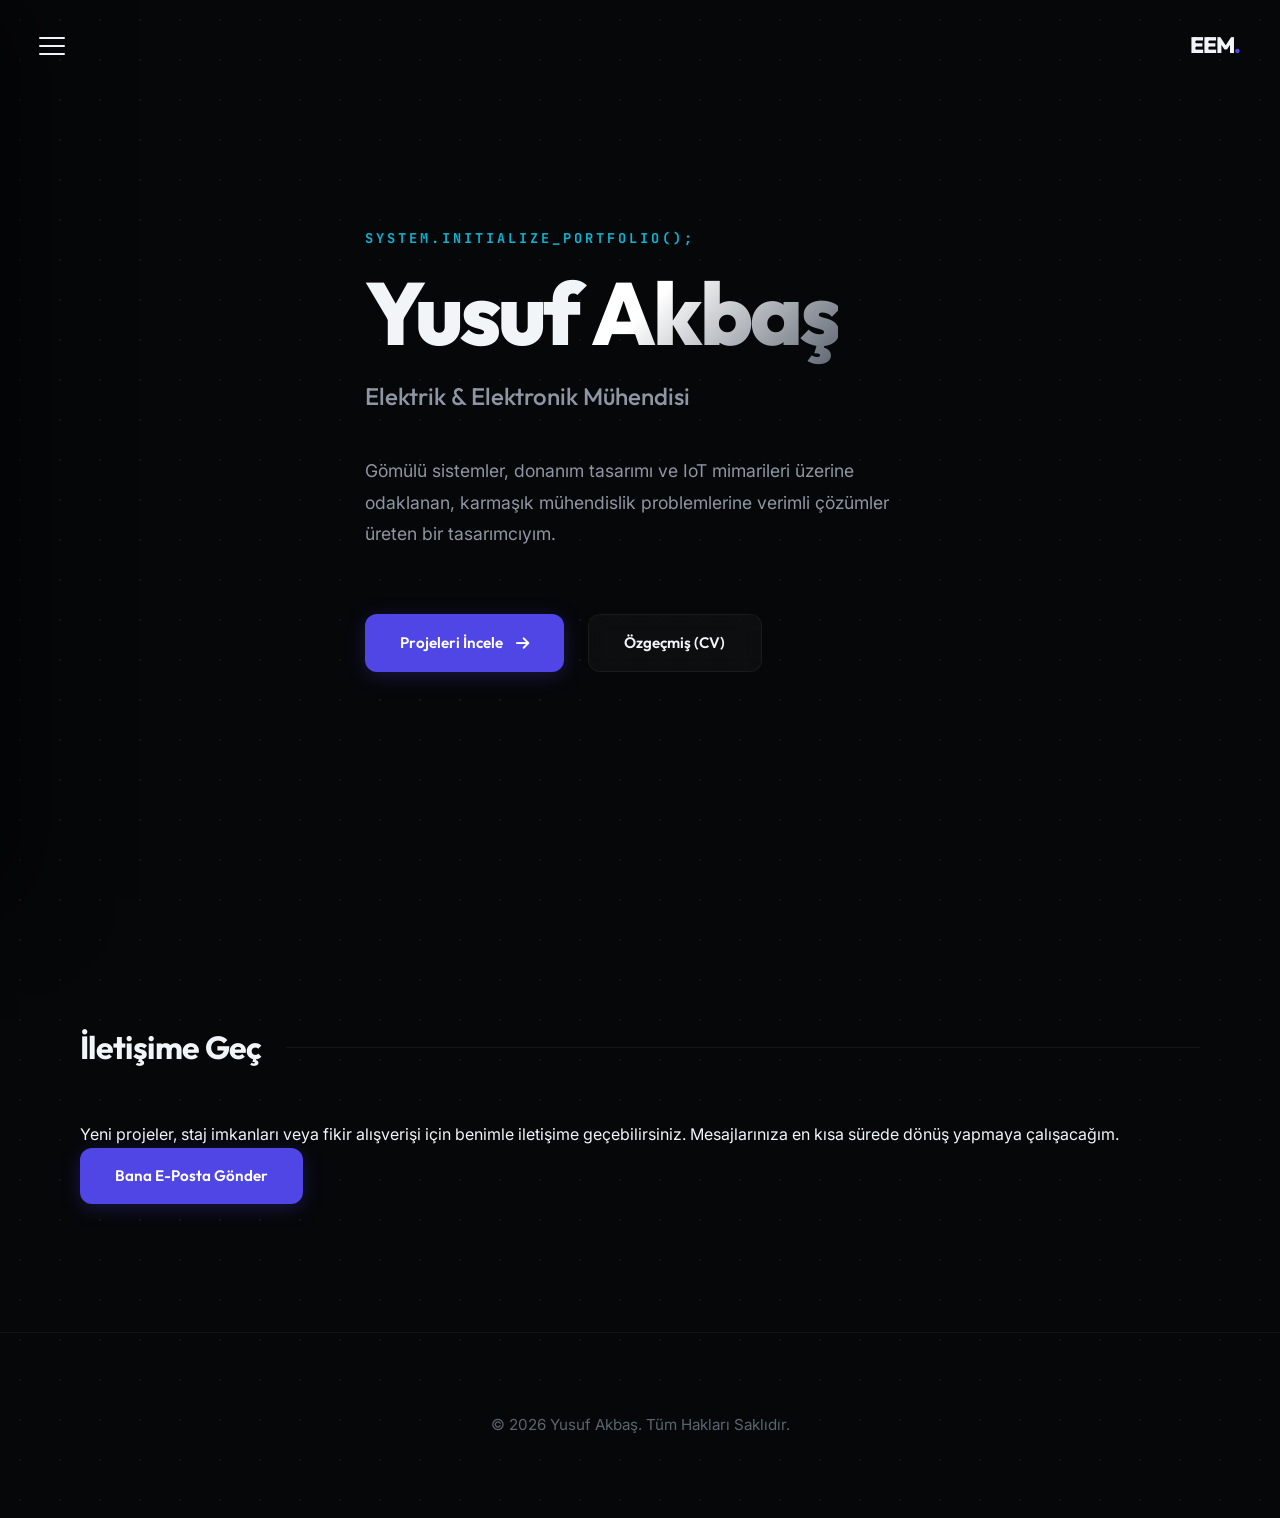
<file: index.html>
<!DOCTYPE html>
<html lang="tr">
<head>
    <meta charset="UTF-8">
    <meta name="viewport" content="width=device-width, initial-scale=1.0">
    <title>Yusuf Akbaş | Profesyonel Portfolyo</title>
    <meta name="description" content="Yusuf Akbaş Elektrik Elektronik Mühendisliği portfolyosu. Deneyimler, projeler ve makaleler.">
    <meta name="keywords" content="Yusuf Akbaş, Elektrik Elektronik Mühendisi, EEM, Gömülü Sistemler, STM32, Arduino, Altium, PCB Tasarımı, IoT, Robotik">
    <meta name="author" content="Yusuf Akbaş">
    <!-- Sosyal Medya & SEO -->
    <meta property="og:title" content="Yusuf Akbaş | Profesyonel Portfolyo">
    <meta property="og:description" content="Elektrik Elektronik Mühendisliği portfolyosu, projeler ve dijital mağaza.">
    <meta property="og:type" content="website">
    <meta property="og:url" content="https://Ysfakbs9.github.io/">
    <!-- Google Fonts -->
    <link rel="preconnect" href="https://fonts.googleapis.com">
    <link rel="preconnect" href="https://fonts.gstatic.com" crossorigin>
    <link href="https://fonts.googleapis.com/css2?family=Inter:wght@300;400;500;600;700&family=Outfit:wght@400;600;700&family=JetBrains+Mono:wght@400;700&display=swap" rel="stylesheet">
    <link rel="stylesheet" href="style.css">
    <link rel="stylesheet" href="https://cdnjs.cloudflare.com/ajax/libs/font-awesome/6.4.0/css/all.min.css">
</head>
<body>
    <div class="background-overlay"></div>
    
    <header class="header">
        <div class="menu-toggle" id="menuToggle" aria-label="Menüyü Aç">
            <span class="line"></span>
            <span class="line"></span>
            <span class="line"></span>
        </div>
        <div class="logo"><a href="index.html" style="color:var(--text-primary);">EEM<span>.</span></a></div>
    </header>

    <nav class="sidebar" id="sidebar">
        <div class="sidebar-header">
            <h2>Menü</h2>
            <button class="close-btn" id="closeBtn">&times;</button>
        </div>
        <ul class="sidebar-links">
            <li><a href="index.html" class="active"><i class="fa-solid fa-house fa-fw"></i> Ana Sayfa</a></li>
            <li><a href="experience.html"><i class="fa-solid fa-user-tie fa-fw"></i> Deneyim & Yetenekler</a></li>
            
            <li class="has-submenu">
                <a href="#" class="submenu-toggle"><i class="fa-solid fa-microchip fa-fw"></i> Projeler <i class="fa-solid fa-chevron-down arrow"></i></a>
                <ul class="submenu">
                    <li><a href="projects.html?category=all">Tüm Projeler</a></li>
                    <li><a href="projects.html?category=iot">IoT Sistemleri</a></li>
                    <li><a href="projects.html?category=arduino">Arduino</a></li>
                    <li><a href="projects.html?category=stm32">STM32</a></li>
                    <li><a href="projects.html?category=rp">Raspberry Pi</a></li>
                </ul>
            </li>
            
            <li class="has-submenu">
                <a href="#" class="submenu-toggle"><i class="fa-solid fa-book-open fa-fw"></i> Öğretici Çalışmalar <i class="fa-solid fa-chevron-down arrow"></i></a>
                <ul class="submenu">
                    <li><a href="tutorials.html?category=all">Tüm Konular</a></li>
                    <li><a href="tutorials.html?category=temel">Temel Elektronik</a></li>
                    <li><a href="tutorials.html?category=ileri">İleri Gömülü Sistemler</a></li>
                    <li><a href="tutorials.html?category=yazilim">Mühendislik Yazılımları</a></li>
                </ul>
            </li>

            <li><a href="blog.html"><i class="fa-solid fa-pen-nib fa-fw"></i> Makaleler</a></li>
            <li><a href="shop.html"><i class="fa-solid fa-cart-shopping fa-fw"></i> Dijital Mağaza</a></li>
            <li><a href="#contact"><i class="fa-solid fa-envelope fa-fw"></i> İletişim</a></li>
        </ul>
        <div class="sidebar-footer">
            <a href="#"><i class="fa-brands fa-linkedin fa-lg"></i> LinkedIn</a>
            <a href="#"><i class="fa-brands fa-github fa-lg"></i> GitHub</a>
        </div>
    </nav>
    <div class="overlay" id="overlay"></div>

    <main class="main-content">
        <section id="about" class="section hero-section">
            <div class="container">
                <p class="greeting" data-reveal>SYSTEM.INITIALIZE_PORTFOLIO();</p>
                <h1 class="name" data-reveal>Yusuf <span class="highlight">Akbaş</span></h1>
                <p class="role" data-reveal>Elektrik & Elektronik Mühendisi</p>
                <p class="bio" data-reveal>
                    Gömülü sistemler, donanım tasarımı ve IoT mimarileri üzerine odaklanan, karmaşık mühendislik problemlerine verimli çözümler üreten bir tasarımcıyım.
                </p>
                <div class="cta-buttons" data-reveal>
                    <a href="projects.html" class="btn btn-primary">Projeleri İncele <i class="fa-solid fa-arrow-right"></i></a>
                    <a href="experience.html" class="btn btn-secondary">Özgeçmiş (CV)</a>
                </div>
            </div>
        </section>


        <section id="contact" class="section">
            <div class="container text-center">
                <h2 class="section-title" style="justify-content: center;">İletişime Geç</h2>
                <p class="contact-desc">Yeni projeler, staj imkanları veya fikir alışverişi için benimle iletişime geçebilirsiniz. Mesajlarınıza en kısa sürede dönüş yapmaya çalışacağım.</p>
                <a href="mailto:ornek@mail.com" class="btn btn-primary contact-btn">Bana E-Posta Gönder</a>
            </div>
        </section>
    </main>

    <footer class="footer">
        <div class="container">
            <p>&copy; 2026 Yusuf Akbaş. Tüm Hakları Saklıdır.</p>
        </div>
    </footer>

    <script src="script.js"></script>
</body>
</html>
</file>
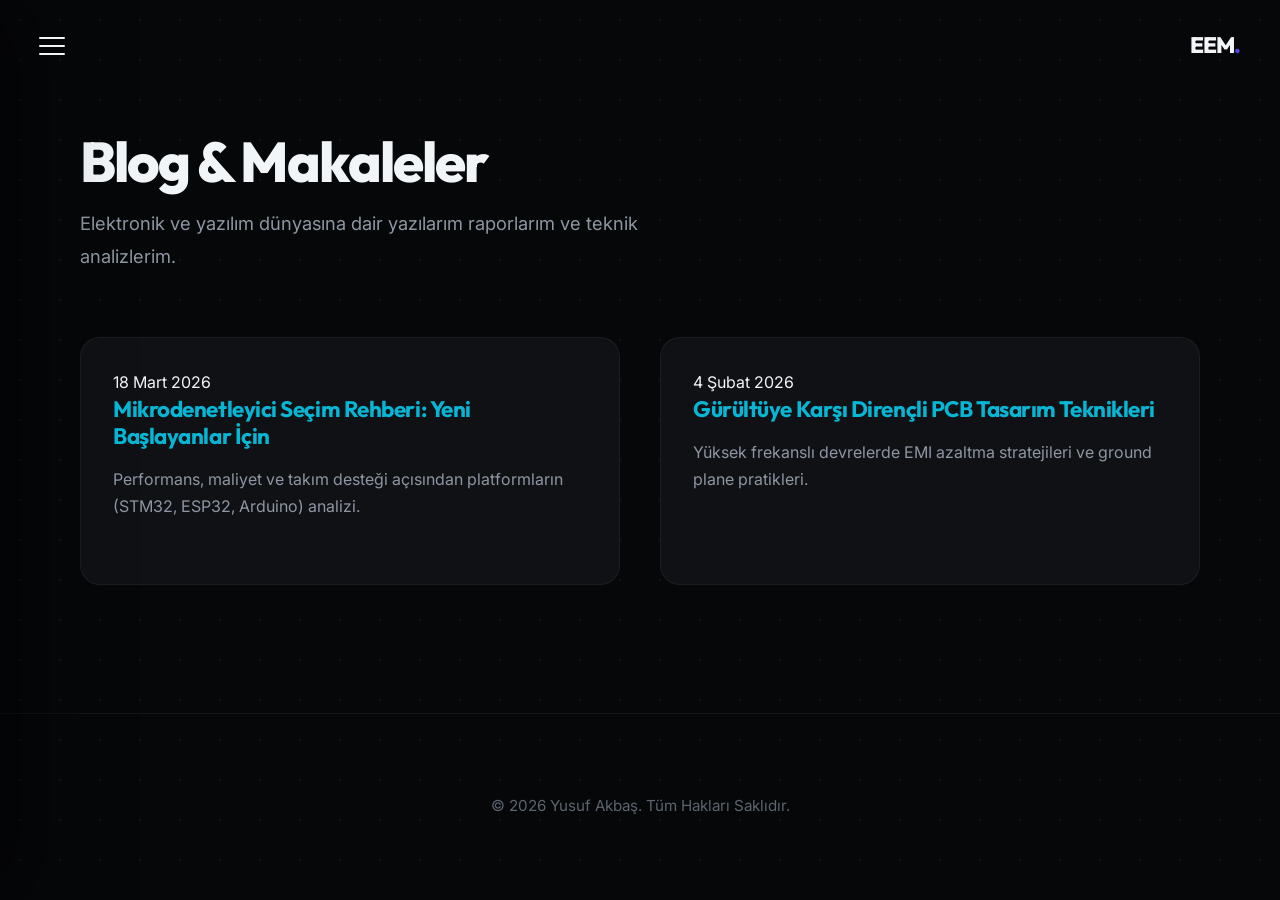
<file: blog.html>
<!DOCTYPE html>
<html lang="tr">
<head>
    <meta charset="UTF-8">
    <meta name="viewport" content="width=device-width, initial-scale=1.0">
    <title>Makaleler | Yusuf Akbaş</title>
    <meta name="description" content="Yusuf Akbaş - Elektrik elektronik mühendisliği hakkındaki teknik analizlerim ve makalelerim.">
    <meta name="keywords" content="Makaleler, Blog, Yusuf Akbaş, Elektronik Makale, PCB İpuçları, Gömülü Sistemler">
    <meta name="author" content="Yusuf Akbaş">
    <meta property="og:title" content="Makaleler | Yusuf Akbaş">
    <meta property="og:description" content="Teknik analizler ve mühendislik makalelerim.">
    <meta property="og:type" content="website">
    <meta property="og:url" content="https://Ysfakbs9.github.io/blog.html">
    <link href="https://fonts.googleapis.com/css2?family=Inter:wght@300;400;500;600;700&family=Outfit:wght@400;600;700&family=JetBrains+Mono:wght@400;700&display=swap" rel="stylesheet">
    <link rel="stylesheet" href="style.css">
    <link rel="stylesheet" href="https://cdnjs.cloudflare.com/ajax/libs/font-awesome/6.4.0/css/all.min.css">
</head>
<body>
    <div class="background-overlay"></div>
    <header class="header">
        <div class="menu-toggle" id="menuToggle"><span class="line"></span><span class="line"></span><span class="line"></span></div>
        <div class="logo"><a href="index.html" style="color:var(--text-primary);">EEM<span>.</span></a></div>
    </header>

    <nav class="sidebar" id="sidebar">
        <div class="sidebar-header"><h2>Menü</h2><button class="close-btn" id="closeBtn">&times;</button></div>
        <ul class="sidebar-links">
            <li><a href="index.html"><i class="fa-solid fa-house fa-fw"></i> Ana Sayfa</a></li>
            <li><a href="experience.html"><i class="fa-solid fa-user-tie fa-fw"></i> Deneyim & Yetenekler</a></li>
            <li class="has-submenu">
                <a href="#" class="submenu-toggle"><i class="fa-solid fa-microchip fa-fw"></i> Projeler <i class="fa-solid fa-chevron-down arrow"></i></a>
                <ul class="submenu">
                    <li><a href="projects.html?category=all">Tüm Projeler</a></li>
                    <li><a href="projects.html?category=iot">IoT Sistemleri</a></li>
                    <li><a href="projects.html?category=arduino">Arduino</a></li>
                    <li><a href="projects.html?category=stm32">STM32</a></li>
                    <li><a href="projects.html?category=rp">Raspberry Pi</a></li>
                </ul>
            </li>
            <li class="has-submenu">
                <a href="#" class="submenu-toggle"><i class="fa-solid fa-book-open fa-fw"></i> Öğretici Çalışmalar <i class="fa-solid fa-chevron-down arrow"></i></a>
                <ul class="submenu">
                    <li><a href="tutorials.html?category=all">Tüm Konular</a></li>
                    <li><a href="tutorials.html?category=temel">Temel Elektronik</a></li>
                    <li><a href="tutorials.html?category=ileri">İleri Gömülü Sistemler</a></li>
                    <li><a href="tutorials.html?category=yazilim">Mühendislik Yazılımları</a></li>
                </ul>
            </li>
            <li><a href="blog.html" class="active"><i class="fa-solid fa-pen-nib fa-fw"></i> Makaleler</a></li>
            <li><a href="shop.html"><i class="fa-solid fa-cart-shopping fa-fw"></i> Dijital Mağaza</a></li>
            <li><a href="index.html#contact"><i class="fa-solid fa-envelope fa-fw"></i> İletişim</a></li>
        </ul>
        <div class="sidebar-footer">
            <a href="#"><i class="fa-brands fa-linkedin fa-lg"></i> LinkedIn</a>
            <a href="#"><i class="fa-brands fa-github fa-lg"></i> GitHub</a>
        </div>
    </nav>
    <div class="overlay" id="overlay"></div>

    <main class="main-content">
        <section class="section" style="padding-top: 8rem;">
            <div class="container">
                <h1 class="page-title" data-reveal>Blog & Makaleler</h1>
                <p class="page-subtitle" data-reveal>Elektronik ve yazılım dünyasına dair yazılarım raporlarım ve teknik analizlerim.</p>
                
                <div class="blog-grid" style="margin-top:2rem;">
                    <article class="blog-card">
                        <span class="date">18 Mart 2026</span>
                        <h3><a href="#">Mikrodenetleyici Seçim Rehberi: Yeni Başlayanlar İçin</a></h3>
                        <p>Performans, maliyet ve takım desteği açısından platformların (STM32, ESP32, Arduino) analizi.</p>
                    </article>
                    
                    <article class="blog-card">
                        <span class="date">4 Şubat 2026</span>
                        <h3><a href="#">Gürültüye Karşı Dirençli PCB Tasarım Teknikleri</a></h3>
                        <p>Yüksek frekanslı devrelerde EMI azaltma stratejileri ve ground plane pratikleri.</p>
                    </article>
                </div>
            </div>
        </section>
    </main>

    <footer class="footer">
        <div class="container"><p>&copy; 2026 Yusuf Akbaş. Tüm Hakları Saklıdır.</p></div>
    </footer>
    <script src="script.js"></script>
</body>
</html>
</file>
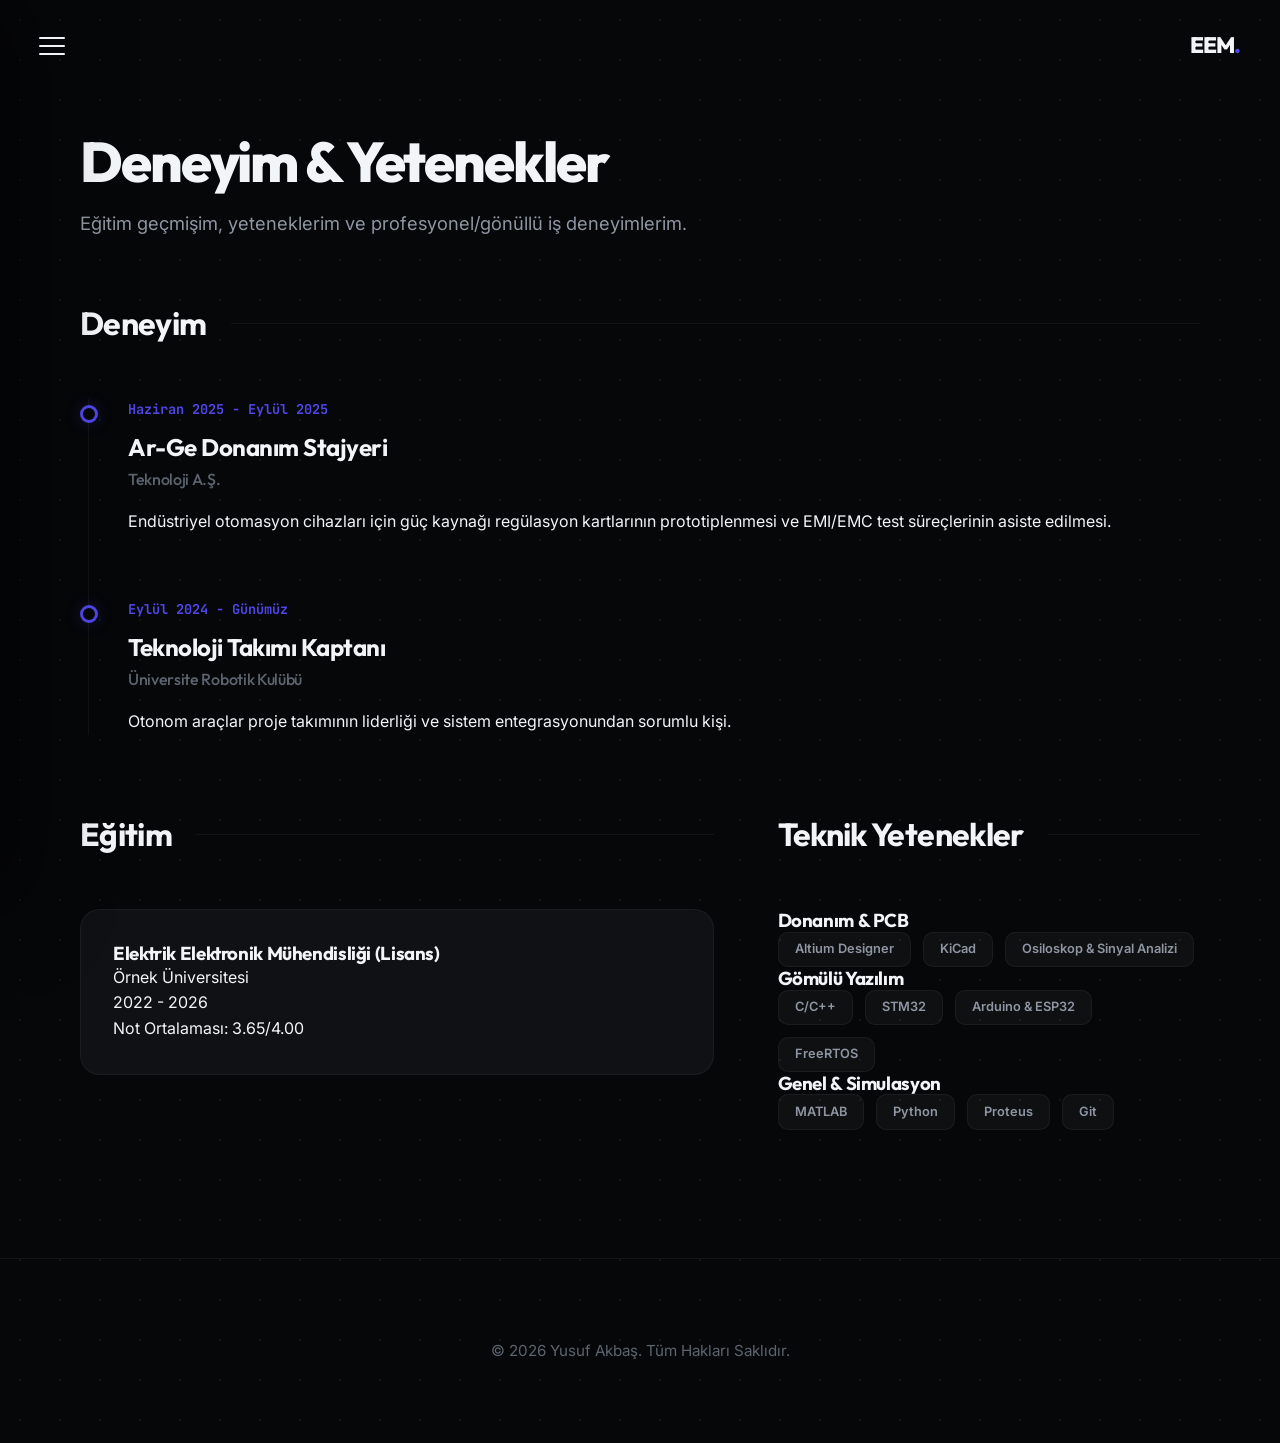
<file: experience.html>
<!DOCTYPE html>
<html lang="tr">
<head>
    <meta charset="UTF-8">
    <meta name="viewport" content="width=device-width, initial-scale=1.0">
    <title>Deneyim & Yetenekler | Yusuf Akbaş</title>
    <meta name="description" content="Yusuf Akbaş'ın elektrik elektronik mühendisliği eğitim bilgileri, iş deneyimleri ve teknik yetenekleri.">
    <meta name="keywords" content="Özgeçmiş, CV, Yetenekler, Yusuf Akbaş, İş Deneyimi, Mühendis">
    <meta name="author" content="Yusuf Akbaş">
    <meta property="og:title" content="Deneyim & Yetenekler | Yusuf Akbaş">
    <meta property="og:description" content="Eğitim, deneyim ve teknik niteliklerim.">
    <meta property="og:type" content="profile">
    <meta property="og:url" content="https://Ysfakbs9.github.io/experience.html">
    <link href="https://fonts.googleapis.com/css2?family=Inter:wght@300;400;500;600;700&family=Outfit:wght@400;600;700&family=JetBrains+Mono:wght@400;700&display=swap" rel="stylesheet">
    <link rel="stylesheet" href="style.css">
    <link rel="stylesheet" href="https://cdnjs.cloudflare.com/ajax/libs/font-awesome/6.4.0/css/all.min.css">
</head>
<body>
    <div class="background-overlay"></div>
    <header class="header">
        <div class="menu-toggle" id="menuToggle"><span class="line"></span><span class="line"></span><span class="line"></span></div>
        <div class="logo"><a href="index.html" style="color:var(--text-primary);">EEM<span>.</span></a></div>
    </header>

    <nav class="sidebar" id="sidebar">
        <div class="sidebar-header"><h2>Menü</h2><button class="close-btn" id="closeBtn">&times;</button></div>
        <ul class="sidebar-links">
            <li><a href="index.html"><i class="fa-solid fa-house fa-fw"></i> Ana Sayfa</a></li>
            <li><a href="experience.html" class="active"><i class="fa-solid fa-user-tie fa-fw"></i> Deneyim & Yetenekler</a></li>
            <li class="has-submenu">
                <a href="#" class="submenu-toggle"><i class="fa-solid fa-microchip fa-fw"></i> Projeler <i class="fa-solid fa-chevron-down arrow"></i></a>
                <ul class="submenu">
                    <li><a href="projects.html?category=all">Tüm Projeler</a></li>
                    <li><a href="projects.html?category=iot">IoT Sistemleri</a></li>
                    <li><a href="projects.html?category=arduino">Arduino</a></li>
                    <li><a href="projects.html?category=stm32">STM32</a></li>
                    <li><a href="projects.html?category=rp">Raspberry Pi</a></li>
                </ul>
            </li>
            <li class="has-submenu">
                <a href="#" class="submenu-toggle"><i class="fa-solid fa-book-open fa-fw"></i> Öğretici Çalışmalar <i class="fa-solid fa-chevron-down arrow"></i></a>
                <ul class="submenu">
                    <li><a href="tutorials.html?category=all">Tüm Konular</a></li>
                    <li><a href="tutorials.html?category=temel">Temel Elektronik</a></li>
                    <li><a href="tutorials.html?category=ileri">İleri Gömülü Sistemler</a></li>
                    <li><a href="tutorials.html?category=yazilim">Mühendislik Yazılımları</a></li>
                </ul>
            </li>
            <li><a href="blog.html"><i class="fa-solid fa-pen-nib fa-fw"></i> Makaleler</a></li>
            <li><a href="shop.html"><i class="fa-solid fa-cart-shopping fa-fw"></i> Dijital Mağaza</a></li>
            <li><a href="index.html#contact"><i class="fa-solid fa-envelope fa-fw"></i> İletişim</a></li>
        </ul>
        <div class="sidebar-footer">
            <a href="#"><i class="fa-brands fa-linkedin fa-lg"></i> LinkedIn</a>
            <a href="#"><i class="fa-brands fa-github fa-lg"></i> GitHub</a>
        </div>
    </nav>
    <div class="overlay" id="overlay"></div>

    <main class="main-content">
        <section class="section" style="padding-top: 8rem;">
            <div class="container">
                <h1 class="page-title" data-reveal>Deneyim & Yetenekler</h1>
                <p class="page-subtitle" data-reveal>Eğitim geçmişim, yeteneklerim ve profesyonel/gönüllü iş deneyimlerim.</p>
                
                <h2 class="section-title" style="margin-top:3rem;">Deneyim</h2>
                <div class="timeline">
                    <div class="timeline-item">
                        <div class="timeline-dot"></div>
                        <div class="timeline-date">Haziran 2025 - Eylül 2025</div>
                        <div class="timeline-content">
                            <h3>Ar-Ge Donanım Stajyeri</h3>
                            <h4>Teknoloji A.Ş.</h4>
                            <p>Endüstriyel otomasyon cihazları için güç kaynağı regülasyon kartlarının prototiplenmesi ve EMI/EMC test süreçlerinin asiste edilmesi.</p>
                        </div>
                    </div>
                    <div class="timeline-item">
                        <div class="timeline-dot"></div>
                        <div class="timeline-date">Eylül 2024 - Günümüz</div>
                        <div class="timeline-content">
                            <h3>Teknoloji Takımı Kaptanı</h3>
                            <h4>Üniversite Robotik Kulübü</h4>
                            <p>Otonom araçlar proje takımının liderliği ve sistem entegrasyonundan sorumlu kişi.</p>
                        </div>
                    </div>
                </div>

                <div class="two-cols" style="margin-top: 5rem;">
                    <div class="education">
                        <h2 class="section-title">Eğitim</h2>
                        <div class="edu-card">
                            <h3>Elektrik Elektronik Mühendisliği (Lisans)</h3>
                            <p class="uni-name">Örnek Üniversitesi</p>
                            <p class="edu-date">2022 - 2026</p>
                            <p>Not Ortalaması: 3.65/4.00</p>
                        </div>
                    </div>
                    <div class="skills">
                        <h2 class="section-title">Teknik Yetenekler</h2>
                        <div class="skill-category">
                            <h3>Donanım & PCB</h3>
                            <div class="skill-tags">
                                <span>Altium Designer</span><span>KiCad</span><span>Osiloskop & Sinyal Analizi</span>
                            </div>
                        </div>
                        <div class="skill-category">
                            <h3>Gömülü Yazılım</h3>
                            <div class="skill-tags">
                                <span>C/C++</span><span>STM32</span><span>Arduino & ESP32</span><span>FreeRTOS</span>
                            </div>
                        </div>
                        <div class="skill-category">
                            <h3>Genel & Simulasyon</h3>
                            <div class="skill-tags">
                                <span>MATLAB</span><span>Python</span><span>Proteus</span><span>Git</span>
                            </div>
                        </div>
                    </div>
                </div>
            </div>
        </section>
    </main>

    <footer class="footer">
        <div class="container"><p>&copy; 2026 Yusuf Akbaş. Tüm Hakları Saklıdır.</p></div>
    </footer>
    <script src="script.js"></script>
</body>
</html>
</file>
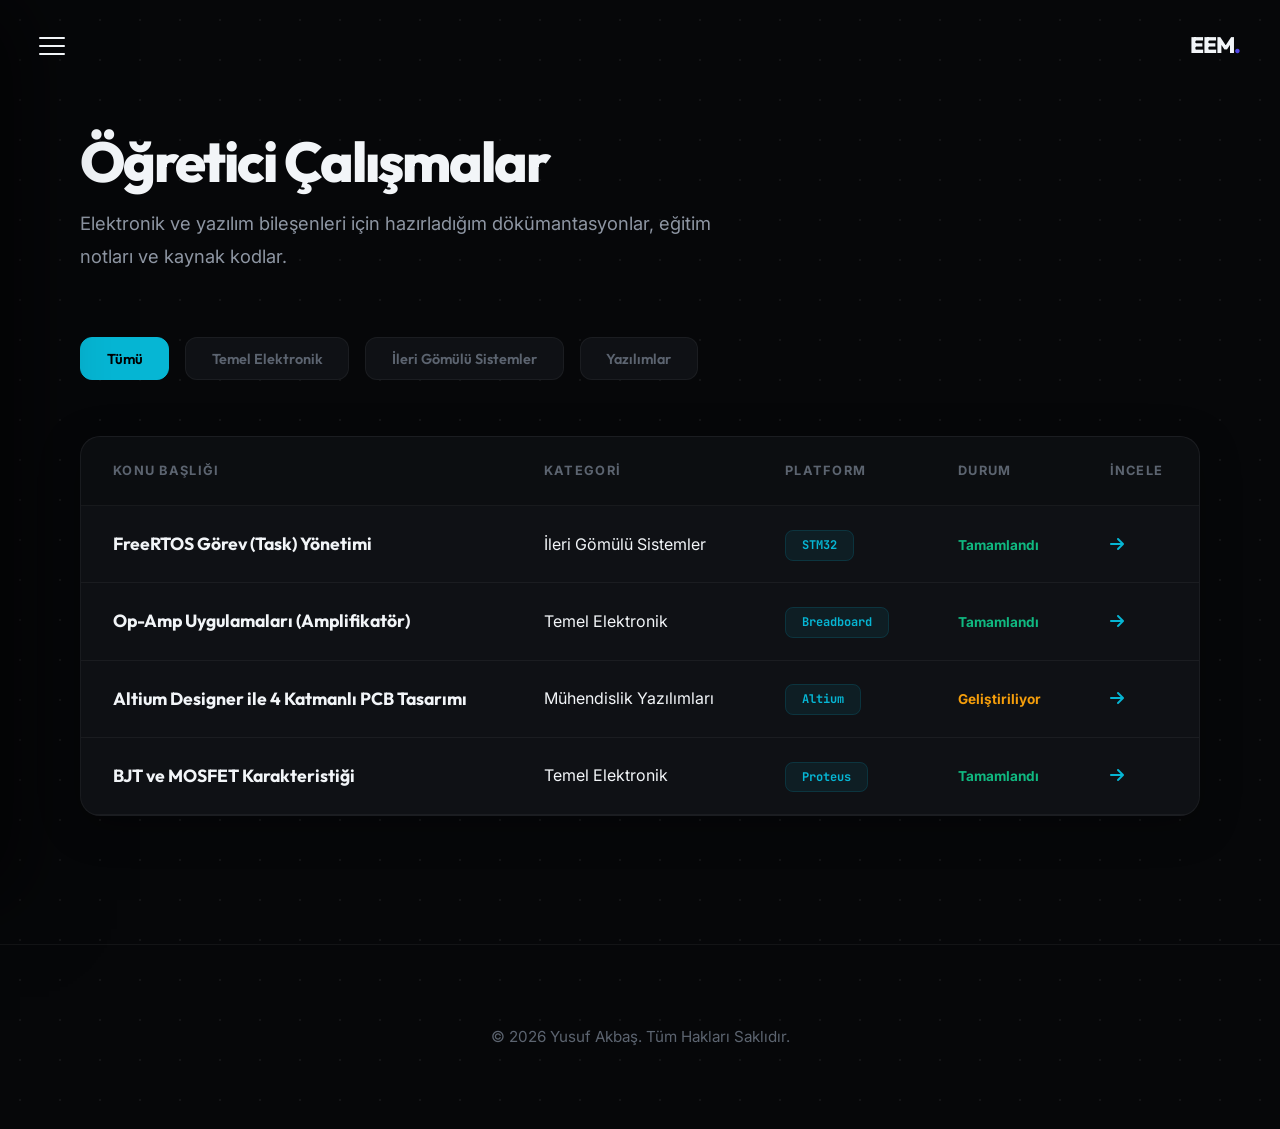
<file: tutorials.html>
<!DOCTYPE html>
<html lang="tr">
<head>
    <meta charset="UTF-8">
    <meta name="viewport" content="width=device-width, initial-scale=1.0">
    <title>Öğretici Çalışmalar | Yusuf Akbaş</title>
    <meta name="description" content="Yusuf Akbaş - Elektronik ve yazılım dünyasına dair öğretici çalışmalar, algoritma eğitimleri ve notlar.">
    <meta name="keywords" content="Öğretici Çalışmalar, Gömülü Sistem, Eğitim, Devre Mantığı, PID, FreeRTOS">
    <meta name="author" content="Yusuf Akbaş">
    <meta property="og:title" content="Öğretici Çalışmalar | Yusuf Akbaş">
    <meta property="og:description" content="Elektronik ve yazılım öğretici dökümanlar listesi.">
    <meta property="og:type" content="website">
    <meta property="og:url" content="https://Ysfakbs9.github.io/tutorials.html">
    <link href="https://fonts.googleapis.com/css2?family=Inter:wght@300;400;500;600;700&family=Outfit:wght@400;600;700&family=JetBrains+Mono:wght@400;700&display=swap" rel="stylesheet">
    <link rel="stylesheet" href="style.css">
    <link rel="stylesheet" href="https://cdnjs.cloudflare.com/ajax/libs/font-awesome/6.4.0/css/all.min.css">
</head>
<body>
    <div class="background-overlay"></div>
    <header class="header">
        <div class="menu-toggle" id="menuToggle"><span class="line"></span><span class="line"></span><span class="line"></span></div>
        <div class="logo"><a href="index.html" style="color:var(--text-primary);">EEM<span>.</span></a></div>
    </header>

    <nav class="sidebar" id="sidebar">
        <div class="sidebar-header"><h2>Menü</h2><button class="close-btn" id="closeBtn">&times;</button></div>
        <ul class="sidebar-links">
            <li><a href="index.html"><i class="fa-solid fa-house fa-fw"></i> Ana Sayfa</a></li>
            <li><a href="experience.html"><i class="fa-solid fa-user-tie fa-fw"></i> Deneyim & Yetenekler</a></li>
            <li class="has-submenu">
                <a href="#" class="submenu-toggle"><i class="fa-solid fa-microchip fa-fw"></i> Projeler <i class="fa-solid fa-chevron-down arrow"></i></a>
                <ul class="submenu">
                    <li><a href="projects.html?category=all">Tüm Projeler</a></li>
                    <li><a href="projects.html?category=iot">IoT Sistemleri</a></li>
                    <li><a href="projects.html?category=arduino">Arduino</a></li>
                    <li><a href="projects.html?category=stm32">STM32</a></li>
                    <li><a href="projects.html?category=rp">Raspberry Pi</a></li>
                </ul>
            </li>
            <li class="has-submenu open">
                <a href="#" class="submenu-toggle active"><i class="fa-solid fa-book-open fa-fw"></i> Öğretici Çalışmalar <i class="fa-solid fa-chevron-down arrow"></i></a>
                <ul class="submenu" style="max-height: 500px;">
                    <li><a href="tutorials.html?category=all" class="active">Tüm Konular</a></li>
                    <li><a href="tutorials.html?category=temel">Temel Elektronik</a></li>
                    <li><a href="tutorials.html?category=ileri">İleri Gömülü Sistemler</a></li>
                    <li><a href="tutorials.html?category=yazilim">Mühendislik Yazılımları</a></li>
                </ul>
            </li>
            <li><a href="blog.html"><i class="fa-solid fa-pen-nib fa-fw"></i> Makaleler</a></li>
            <li><a href="shop.html"><i class="fa-solid fa-cart-shopping fa-fw"></i> Dijital Mağaza</a></li>
            <li><a href="index.html#contact"><i class="fa-solid fa-envelope fa-fw"></i> İletişim</a></li>
        </ul>
        <div class="sidebar-footer">
            <a href="#"><i class="fa-brands fa-linkedin fa-lg"></i> LinkedIn</a>
            <a href="#"><i class="fa-brands fa-github fa-lg"></i> GitHub</a>
        </div>
    </nav>
    <div class="overlay" id="overlay"></div>

    <main class="main-content">
        <section class="section" style="padding-top: 8rem;">
            <div class="container">
                <h1 class="page-title" data-reveal>Öğretici Çalışmalar</h1>
                <p class="page-subtitle" data-reveal>Elektronik ve yazılım bileşenleri için hazırladığım dökümantasyonlar, eğitim notları ve kaynak kodlar.</p>
                
                <div class="tabs-container" id="tutorialTabs">
                    <button class="tab-btn active" data-filter="all">Tümü</button>
                    <button class="tab-btn" data-filter="temel">Temel Elektronik</button>
                    <button class="tab-btn" data-filter="ileri">İleri Gömülü Sistemler</button>
                    <button class="tab-btn" data-filter="yazilim">Yazılımlar</button>
                </div>

                <div class="table-responsive">
                    <table class="data-table">
                        <thead>
                            <tr>
                                <th>Konu Başlığı</th>
                                <th>Kategori</th>
                                <th>Platform</th>
                                <th>Durum</th>
                                <th>İncele</th>
                            </tr>
                        </thead>
                        <tbody id="tutorialsGrid">
                            <tr class="filter-item" data-category="ileri">
                                <td><div class="item-title">FreeRTOS Görev (Task) Yönetimi</div></td>
                                <td>İleri Gömülü Sistemler</td>
                                <td><span class="badge">STM32</span></td>
                                <td><span class="status complete">Tamamlandı</span></td>
                                <td><a href="#" class="view-btn"><i class="fa-solid fa-arrow-right"></i></a></td>
                            </tr>
                            <tr class="filter-item" data-category="temel">
                                <td><div class="item-title">Op-Amp Uygulamaları (Amplifikatör)</div></td>
                                <td>Temel Elektronik</td>
                                <td><span class="badge">Breadboard</span></td>
                                <td><span class="status complete">Tamamlandı</span></td>
                                <td><a href="#" class="view-btn"><i class="fa-solid fa-arrow-right"></i></a></td>
                            </tr>
                            <tr class="filter-item" data-category="yazilim">
                                <td><div class="item-title">Altium Designer ile 4 Katmanlı PCB Tasarımı</div></td>
                                <td>Mühendislik Yazılımları</td>
                                <td><span class="badge">Altium</span></td>
                                <td><span class="status ongoing">Geliştiriliyor</span></td>
                                <td><a href="#" class="view-btn"><i class="fa-solid fa-arrow-right"></i></a></td>
                            </tr>
                            <tr class="filter-item" data-category="temel">
                                <td><div class="item-title">BJT ve MOSFET Karakteristiği</div></td>
                                <td>Temel Elektronik</td>
                                <td><span class="badge">Proteus</span></td>
                                <td><span class="status complete">Tamamlandı</span></td>
                                <td><a href="#" class="view-btn"><i class="fa-solid fa-arrow-right"></i></a></td>
                            </tr>
                        </tbody>
                    </table>
                </div>
            </div>
        </section>
    </main>

    <footer class="footer">
        <div class="container"><p>&copy; 2026 Yusuf Akbaş. Tüm Hakları Saklıdır.</p></div>
    </footer>
    <script src="script.js"></script>
</body>
</html>
</file>
<file: style.css>
:root {
    /* Premium Modern Engineering Slate & Sapphire Palette */
    --bg-main: #060709;        /* Inky Charcoal */
    --bg-surface: #0f1115;     /* Deep Slate */
    --bg-glass: rgba(15, 17, 21, 0.7);
    
    --text-primary: #f2f5f8;   /* Clean white-blue */
    --text-secondary: #8e96a3; /* Soft slate gray */
    --text-muted: #5c6470;
    
    --accent-primary: #4f46e5; /* Sophisticated Indigo */
    --accent-secondary: #06b6d4; /* Sapphire Cyan */
    --accent-glow: rgba(79, 70, 229, 0.25);
    
    --border-subtle: rgba(255, 255, 255, 0.05);
    --border-active: rgba(255, 255, 255, 0.12);
    
    --font-heading: 'Outfit', sans-serif;
    --font-body: 'Inter', sans-serif;
    --font-mono: 'JetBrains Mono', monospace;
    
    --transition-premium: 0.5s cubic-bezier(0.16, 1, 0.3, 1);
    --transition-fast: 0.2s ease;
}

* {
    margin: 0;
    padding: 0;
    box-sizing: border-box;
}

html {
    scroll-behavior: smooth;
    font-size: 16px;
    background-color: var(--bg-main);
}

body {
    background-color: var(--bg-main);
    color: var(--text-primary);
    font-family: var(--font-body);
    line-height: 1.6;
    overflow-x: hidden;
    /* Dot pattern background - Engineering paper feel */
    background-image: radial-gradient(rgba(255, 255, 255, 0.05) 1px, transparent 0);
    background-size: 40px 40px;
}

.background-overlay {
    position: fixed;
    top: 0; left: 0; width: 100vw; height: 100vh;
    background: radial-gradient(circle at 50% -10%, rgba(79, 70, 229, 0.12) 0%, transparent 70%);
    z-index: -1;
    pointer-events: none;
}

h1, h2, h3, h4 {
    color: var(--text-primary);
    font-family: var(--font-heading);
    font-weight: 700;
    letter-spacing: -0.02em;
    line-height: 1.2;
}

a {
    color: var(--accent-secondary);
    text-decoration: none;
    transition: color var(--transition-fast);
}

a:hover { color: var(--accent-primary); }

.container {
    max-width: 1200px;
    margin: 0 auto;
    padding: 0 2.5rem;
}

/* Header */
.header {
    position: fixed;
    top: 0; left: 0; width: 100%;
    padding: 1.5rem 2.5rem;
    display: flex; justify-content: space-between; align-items: center;
    z-index: 10005;
    background: transparent;
    transition: background var(--transition-premium), backdrop-filter var(--transition-premium);
}
.header.scrolled {
    background: rgba(6, 7, 9, 0.8);
    backdrop-filter: blur(12px);
    border-bottom: 1px solid var(--border-subtle);
}
.menu-toggle {
    display: flex; flex-direction: column; justify-content: center; align-items: center;
    width: 44px; height: 44px; gap: 6px; cursor: pointer; z-index: 10001; 
    margin-left: -10px; /* Offset the padding for alignment */
}
.menu-toggle .line {
    width: 26px; height: 2px;
    background-color: var(--text-primary);
    border-radius: 4px;
    transition: var(--transition-premium);
    pointer-events: none; /* Let clicks pass to the container */
}
.menu-toggle:hover .line { background-color: var(--accent-secondary); }
.logo { font-size: 1.4rem; font-weight: 800; font-family: var(--font-heading); letter-spacing: -1px; }
.logo span { color: var(--accent-primary); }

/* Sidebar */
.sidebar {
    position: fixed; top: 0; left: -320px; width: 320px; height: 100vh;
    background-color: var(--bg-glass);
    backdrop-filter: blur(25px);
    border-right: 1px solid var(--border-subtle);
    z-index: 10002; padding: 3rem 2.5rem;
    display: flex; flex-direction: column;
    transition: left var(--transition-premium), transform var(--transition-premium);
    box-shadow: 20px 0 80px rgba(0,0,0,0.6);
}
.sidebar.active { left: 0; }
.sidebar-header {
    display: flex; justify-content: space-between; align-items: center; margin-bottom: 4rem;
}
.close-btn {
    background: none; border: none; color: var(--text-muted);
    font-size: 2.5rem; cursor: pointer; line-height: 1; transition: color var(--transition-fast);
}
.close-btn:hover { color: var(--text-primary); }

.sidebar-links {
    list-style: none; display: flex; flex-direction: column; gap: 1rem; flex-grow: 1;
}
.sidebar-links > li > a {
    color: var(--text-secondary); font-size: 1.05rem; font-weight: 500; display: inline-flex; align-items: center; gap: 1rem;
    width: 100%; transition: var(--transition-fast);
    padding: 0.5rem 0;
}
.sidebar-links > li > a:hover, .sidebar-links > li > a.active { color: var(--text-primary); transform: translateX(5px); }

/* Sidebar Submenu */
.has-submenu { position: relative; }
.submenu-toggle { display: flex; justify-content: space-between; align-items: center; width: 100%; }
.submenu-toggle .arrow { font-size: 0.7rem; color: var(--text-muted); transition: transform var(--transition-fast); margin-left: auto; }
.has-submenu.open .submenu-toggle .arrow { transform: rotate(180deg); color: var(--accent-secondary); }

.submenu {
    max-height: 0;
    overflow: hidden;
    transition: max-height var(--transition-premium);
    padding-left: 2.2rem;
    list-style: none;
    display: flex;
    flex-direction: column;
    gap: 0.6rem;
    margin-top: 0.3rem;
}
.has-submenu.open .submenu { max-height: 600px; }
.submenu li a {
    color: var(--text-muted); font-size: 0.9rem; display: block; transition: var(--transition-fast);
}
.submenu li a:hover, .submenu li a.active { color: var(--accent-secondary); transform: translateX(3px); }

.sidebar-footer {
    display: flex; gap: 1.5rem; padding-top: 2rem; border-top: 1px solid var(--border-subtle); margin-top: 2rem;
}
.sidebar-footer a { font-size: 0.9rem; color: var(--text-muted); display: flex; align-items: center; gap: 0.5rem;}
.sidebar-footer a:hover { color: var(--text-primary); }

/* Overlay */
.overlay {
    position: fixed; top: 0; left: 0; width: 100vw; height: 100vh;
    background: rgba(0,0,0,0.4); backdrop-filter: blur(8px);
    z-index: 10001; opacity: 0; visibility: hidden; transition: var(--transition-premium);
}
.overlay.active { opacity: 1; visibility: visible; }

/* Sections & Page Titles */
.section { padding: 8rem 0; }
.page-title { font-size: 3.5rem; margin-bottom: 0.75rem; font-weight: 800; letter-spacing: -2px; }
.page-subtitle { color: var(--text-secondary); font-size: 1.15rem; margin-bottom: 4rem; max-width: 650px; line-height: 1.8; }

.section-title {
    font-size: 2rem; margin-bottom: 3.5rem; display: flex; align-items: center; gap: 1.5rem;
}
.section-title::after {
    content: ''; height: 1px; flex-grow: 1; background: var(--border-subtle);
}

/* Hero Section */
.hero-section {
    min-height: 100vh;
    display: flex;
    align-items: center;
    justify-content: center;
}
.greeting { 
    color: var(--accent-secondary); 
    font-family: var(--font-mono); 
    font-size: 0.85rem; margin-bottom: 1.5rem; 
    letter-spacing: 3px;
    text-transform: uppercase;
    font-weight: 700;
}
.name { font-size: 5.5rem; font-weight: 800; line-height: 0.9; margin-bottom: 1.5rem; letter-spacing: -3px; }
.highlight {
    color: transparent; background-clip: text; -webkit-background-clip: text;
    background-image: linear-gradient(135deg, #fff 30%, var(--text-muted) 100%);
}
.role { font-size: 1.5rem; color: var(--text-secondary); margin-bottom: 2.5rem; font-weight: 500; font-family: var(--font-heading); }
.bio { font-size: 1.1rem; color: var(--text-secondary); max-width: 550px; margin-bottom: 4rem; line-height: 1.8; }

/* Buttons */
.cta-buttons { display: flex; gap: 1.5rem; }
.btn {
    padding: 1rem 2.2rem; border-radius: 12px; font-weight: 600; cursor: pointer;
    transition: var(--transition-premium); font-size: 0.95rem; display: inline-flex; align-items: center; gap: 0.8rem;
    font-family: var(--font-heading);
}
.btn-primary {
    background: var(--accent-primary); color: #fff; box-shadow: 0 4px 20px var(--accent-glow);
}
.btn-primary:hover {
    background: #5d53ff; transform: translateY(-3px);
    box-shadow: 0 8px 30px rgba(79, 70, 229, 0.4);
}
.btn-secondary {
    background: rgba(255, 255, 255, 0.03); color: var(--text-primary); border: 1px solid var(--border-subtle);
    backdrop-filter: blur(10px);
}
.btn-secondary:hover {
    background: rgba(255, 255, 255, 0.08); border-color: var(--border-active); transform: translateY(-3px);
}

/* Nav Tabs */
.tabs-container {
    display: flex; gap: 1rem; margin-bottom: 3.5rem; flex-wrap: wrap;
}
.tab-btn {
    background: var(--bg-surface); color: var(--text-muted);
    border: 1px solid var(--border-subtle); padding: 0.7rem 1.6rem;
    border-radius: 12px; cursor: pointer; font-size: 0.9rem; font-weight: 600;
    transition: var(--transition-fast); font-family: var(--font-heading);
}
.tab-btn:hover { border-color: var(--accent-secondary); color: var(--text-primary); }
.tab-btn.active {
    background: var(--accent-secondary); color: #000; border-color: var(--accent-secondary);
}

/* Data Table (Tutorials) */
.table-responsive { overflow-x: auto; border-radius: 20px; border: 1px solid var(--border-subtle); background: var(--bg-surface); box-shadow: 0 10px 40px rgba(0,0,0,0.3); }
.data-table { width: 100%; border-collapse: collapse; }
.data-table th, .data-table td { padding: 1.5rem 2rem; text-align: left; border-bottom: 1px solid var(--border-subtle); }
.data-table th { background: rgba(0,0,0,0.2); color: var(--text-muted); font-weight: 700; font-size: 0.8rem; text-transform: uppercase; letter-spacing: 0.1em; }
.data-table tr:hover { background: rgba(255,255,255,0.02); }
.item-title { font-weight: 700; color: var(--text-primary); font-family: var(--font-heading); font-size: 1.1rem; }
.badge { background: rgba(6, 182, 212, 0.08); color: var(--accent-secondary); padding: 0.4rem 1rem; border-radius: 8px; font-size: 0.75rem; font-weight: 700; border: 1px solid rgba(6, 182, 212, 0.15); font-family: var(--font-mono); }
.status.complete { color: #10B981; font-weight: 700; font-size: 0.85rem; }
.status.ongoing { color: #F59E0B; font-weight: 700; font-size: 0.85rem; }

/* Cards Styling */
.projects-grid, .blog-grid, .shop-grid {
    display: grid; grid-template-columns: repeat(auto-fill, minmax(360px, 1fr)); gap: 2.5rem;
}
.project-card, .blog-card, .edu-card, .product-card {
    background: var(--bg-surface);
    border: 1px solid var(--border-subtle);
    border-radius: 20px; transition: var(--transition-premium); overflow: hidden;
    display: flex; flex-direction: column;
}
.project-card:hover, .blog-card:hover, .product-card:hover {
    transform: translateY(-10px) scale(1.02);
    border-color: var(--border-active);
    box-shadow: 0 30px 60px rgba(0,0,0,0.5);
}
.project-image, .product-image { height: 220px; position: relative; overflow: hidden; background: var(--bg-main); }
.project-image img, .product-image img { width: 100%; height: 100%; object-fit: cover; transition: transform 0.8s ease; }
.project-card:hover img, .product-card:hover img { transform: scale(1.1); }

.project-content, .blog-card, .edu-card, .product-content { padding: 2rem; flex-grow: 1; }
.project-content h3, .blog-card h3, .product-content h3 { font-size: 1.4rem; margin-bottom: 1rem; }
.project-content p, .blog-card p, .product-content p { color: var(--text-secondary); margin-bottom: 2rem; font-size: 1rem; line-height: 1.7; }
.skill-tags { display: flex; flex-wrap: wrap; gap: 0.75rem; }
.skill-tags span { background: rgba(255,255,255,0.04); color: var(--text-secondary); padding: 0.4rem 1rem; border-radius: 10px; font-size: 0.8rem; font-weight: 600; border: 1px solid var(--border-subtle); }

/* Timeline (Experience) */
.timeline { position: relative; padding-left: 3rem; margin-top: 3rem; }
.timeline::before { content: ''; position: absolute; left: 0.5rem; top: 0; height: 100%; width: 1px; background: var(--border-subtle); }
.timeline-item { position: relative; margin-bottom: 4rem; }
.timeline-dot { position: absolute; left: -3rem; top: 0.4rem; width: 18px; height: 18px; border-radius: 50%; background: var(--bg-main); border: 3px solid var(--accent-primary); box-shadow: 0 0 15px var(--accent-glow); }
.timeline-date { font-family: var(--font-mono); color: var(--accent-primary); font-weight: 700; margin-bottom: 0.8rem; font-size: 0.85rem; }
.timeline-content h3 { font-size: 1.5rem; margin-bottom: 0.5rem; }
.timeline-content h4 { color: var(--text-muted); font-weight: 500; margin-bottom: 1.25rem; }

/* Shop Specific */
.price-tag { position: absolute; top: 1.5rem; right: 1.5rem; background: var(--accent-secondary); color: #000; font-weight: 800; padding: 0.5rem 1.2rem; border-radius: 14px; font-family: var(--font-heading); }
.product-includes { list-style: none; margin-bottom: 2.5rem; }
.product-includes li { display: flex; align-items: center; gap: 1rem; color: var(--text-secondary); margin-bottom: 0.75rem; font-size: 0.95rem; }
.product-includes li i { color: var(--accent-secondary); }
.buy-btn { background: var(--accent-primary); color: #fff; padding: 1rem; border-radius: 14px; text-align: center; font-weight: 700; transition: var(--transition-fast); }
.buy-btn:hover { background: #5d53ff; box-shadow: 0 10px 25px rgba(79, 70, 229, 0.3); }

/* Footer */
.footer { border-top: 1px solid var(--border-subtle); padding: 5rem 0; text-align: center; color: var(--text-muted); font-size: 0.95rem; }

/* Animations */
.fade-in { opacity: 0; transform: translateY(30px); transition: opacity 1s var(--transition-premium), transform 1s var(--transition-premium); }
.fade-in.appear { opacity: 1; transform: translateY(0); }

/* 2 Col Bento */
@media (min-width: 900px) {
    .two-cols { display: grid; grid-template-columns: 1.2fr 0.8fr; gap: 4rem; }
}

@media (max-width: 768px) {
    .name { font-size: 3.5rem; letter-spacing: -2px; }
    .page-title { font-size: 2.8rem; }
    .container { padding: 0 1.5rem; }
    .hero-section { padding-top: 8rem; }
}
</file>
